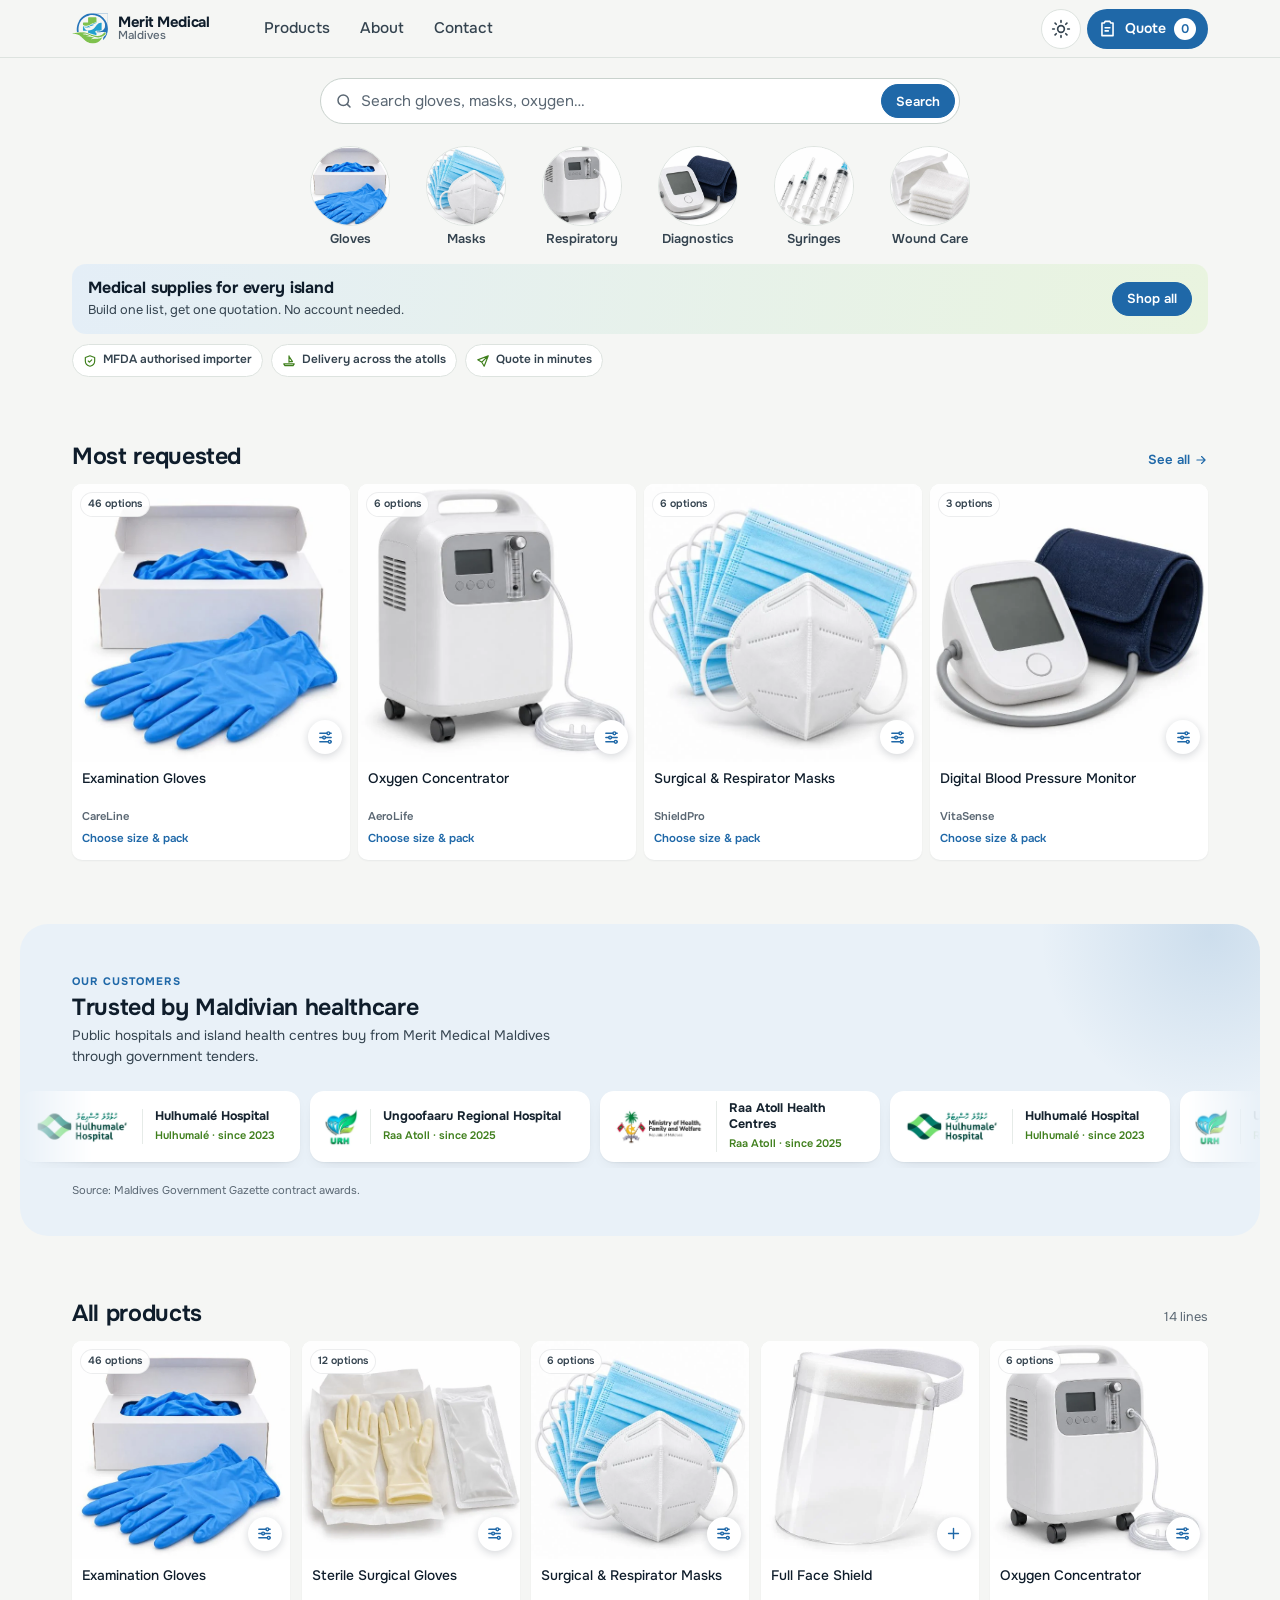
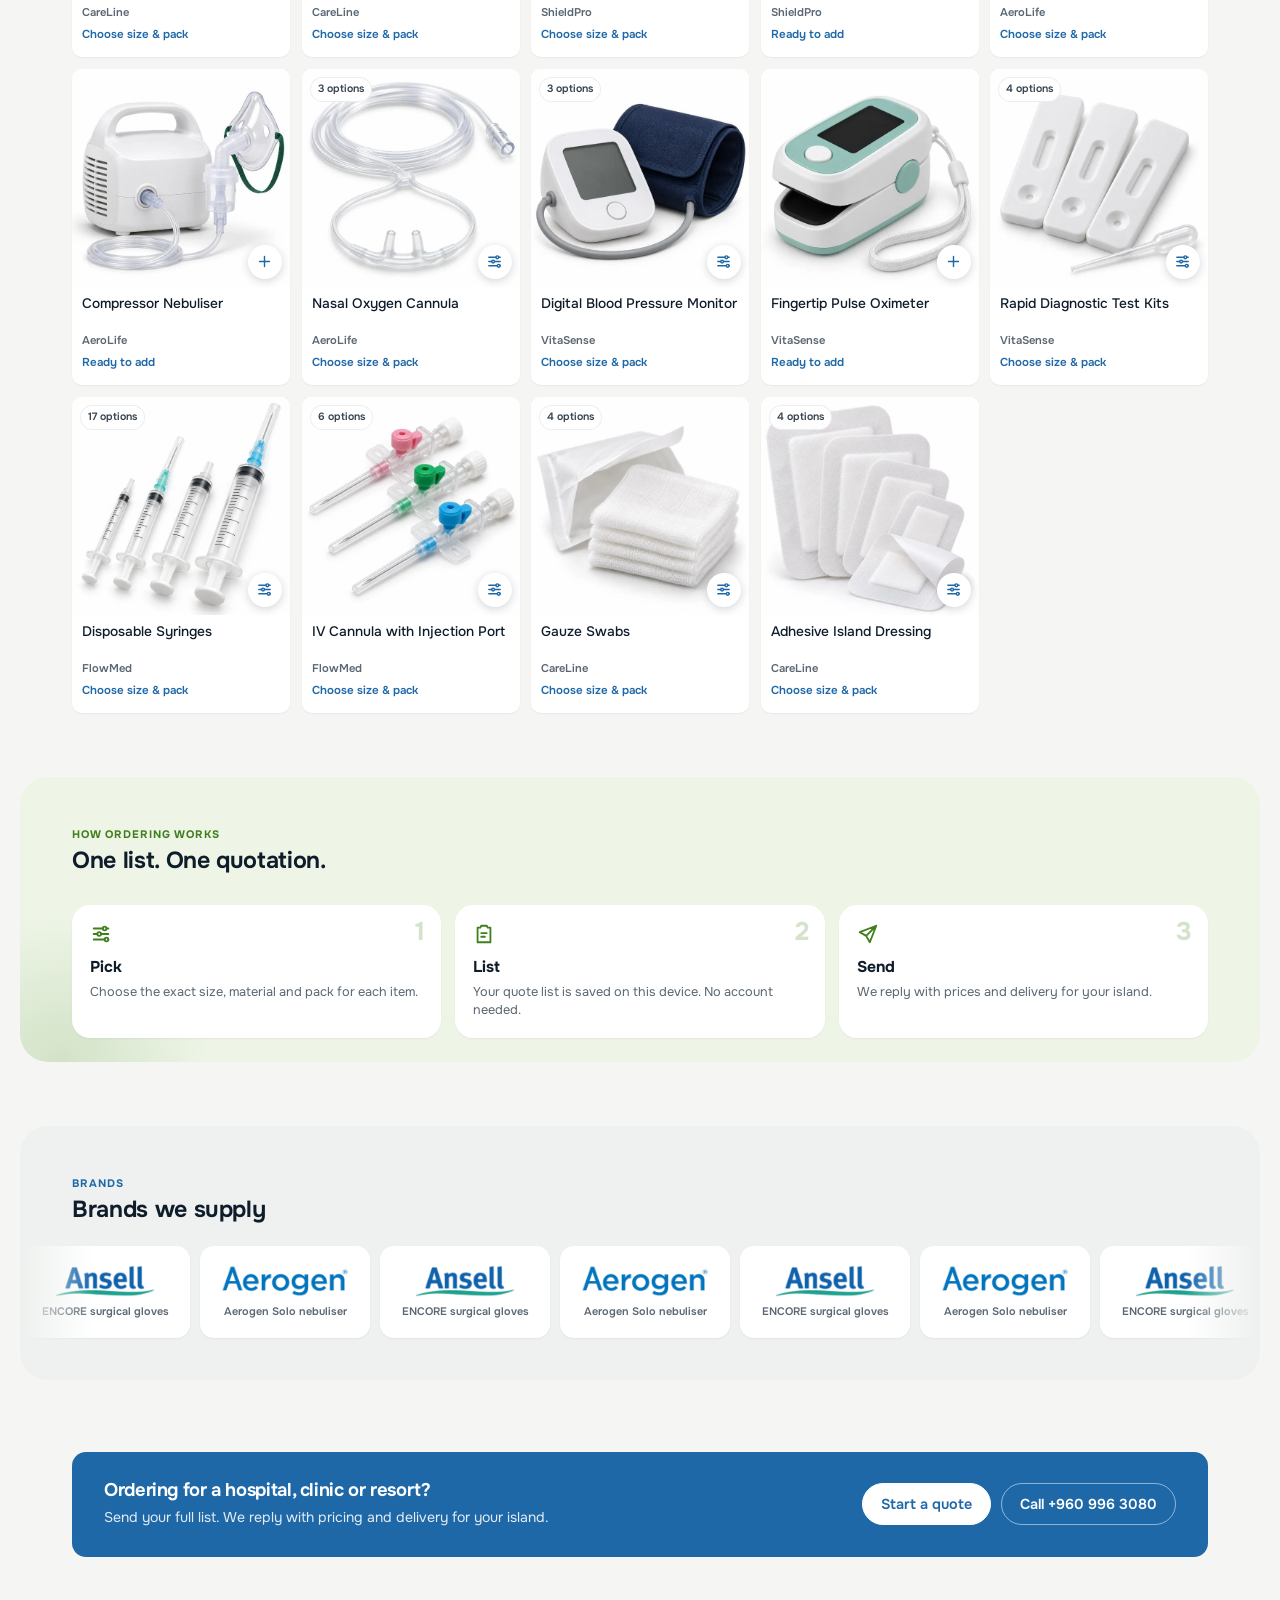
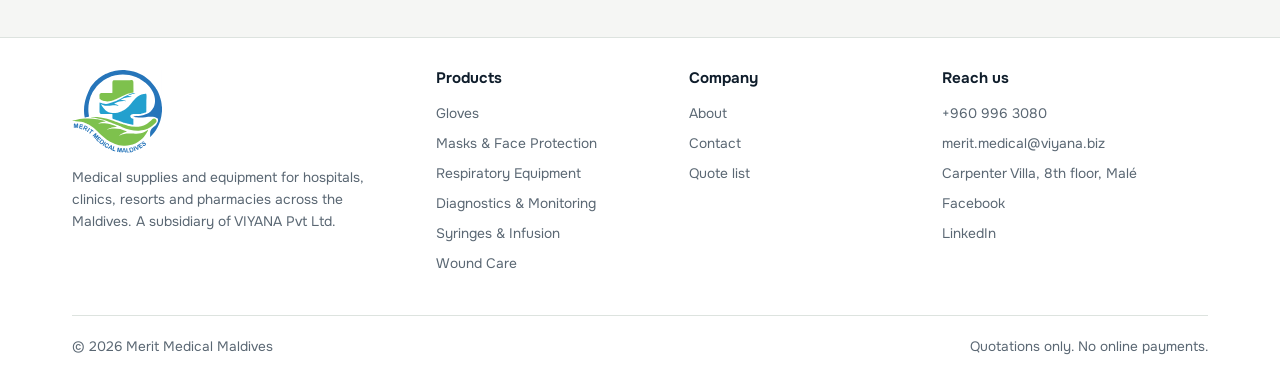
<file: index.html>
<!DOCTYPE html>
<html lang="en">
<head>
<meta charset="utf-8">
<meta name="viewport" content="width=device-width, initial-scale=1, viewport-fit=cover">
<title>Merit Medical Maldives | Medical supplies and equipment</title>
<meta name="description" content="Merit Medical Maldives supplies medical consumables, protective equipment and devices to hospitals, clinics, resorts and pharmacies across the Maldives. Browse the catalogue and request a quotation.">
<meta name="theme-color" content="#f5f6f4" media="(prefers-color-scheme: light)">
<meta name="theme-color" content="#0d151d" media="(prefers-color-scheme: dark)">
<meta property="og:title" content="Merit Medical Maldives">
<meta property="og:description" content="Medical supplies and equipment for hospitals, clinics, resorts and pharmacies across the Maldives.">
<meta property="og:type" content="website">
<link rel="icon" href="favicon.svg" type="image/svg+xml">
<script>
  // Apply the saved or system theme before first paint (no flash).
  (function () {
    var t = null;
    try { t = localStorage.getItem("mm_theme"); } catch (e) {}
    if (t !== "light" && t !== "dark") t = (window.matchMedia && matchMedia("(prefers-color-scheme: dark)").matches) ? "dark" : "light";
    document.documentElement.setAttribute("data-theme", t);
  })();
</script>
<link rel="preconnect" href="https://fonts.googleapis.com">
<link rel="preconnect" href="https://fonts.gstatic.com" crossorigin>
<link rel="stylesheet" href="https://fonts.googleapis.com/css2?family=Onest:wght@400;500;600;700&display=swap">
<link rel="stylesheet" href="styles.css?v=2611241823">
<script type="application/ld+json">
{"@context":"https://schema.org","@type":"MedicalBusiness","name":"Merit Medical Maldives","parentOrganization":{"@type":"Organization","name":"VIYANA Pvt Ltd"},"telephone":"+960 996 3080","email":"merit.medical@viyana.biz","address":{"@type":"PostalAddress","streetAddress":"Carpenter Villa, 8th floor","addressLocality":"Malé","addressCountry":"MV"},"sameAs":["https://www.facebook.com/p/Merit-Medical-Maldives-61579658083510/","https://mv.linkedin.com/in/merit-medical-maldives-221072294"]}
</script>
</head>
<body>
<a class="skip" href="#app">Skip to content</a>

<header class="hdr">
  <div class="wrap hdr-in">
    <a class="brand" href="#home" aria-label="Merit Medical Maldives, home">
      <svg class="brand-mark" viewBox="-0 -4 1004 848" aria-hidden="true"><use href="logo-mark.svg#m"/></svg>
      <span class="brand-name">Merit Medical <span>Maldives</span></span>
    </a>
    <nav class="nav" aria-label="Main">
      <a href="#catalogue" data-nav="catalogue">Products</a>
      <a href="#about" data-nav="about">About</a>
      <a href="#contact" data-nav="contact">Contact</a>
    </nav>
    <div class="hdr-actions">
      <button class="icon-btn" id="themeBtn" type="button" aria-label="Switch to dark theme" title="Switch theme">
        <svg class="i-sun" viewBox="0 0 24 24" fill="none" stroke="currentColor" stroke-width="2" stroke-linecap="round"><circle cx="12" cy="12" r="4"/><path d="M12 2v2M12 20v2M4.9 4.9l1.4 1.4M17.7 17.7l1.4 1.4M2 12h2M20 12h2M4.9 19.1l1.4-1.4M17.7 6.3l1.4-1.4"/></svg>
        <svg class="i-moon" viewBox="0 0 24 24" fill="none" stroke="currentColor" stroke-width="2" stroke-linecap="round" stroke-linejoin="round"><path d="M20 14.5A8 8 0 0 1 9.5 4a8 8 0 1 0 10.5 10.5z"/></svg>
      </button>
      <button class="cart-btn" id="cartBtn" type="button" aria-haspopup="dialog" aria-controls="cart" aria-label="Quote list, 0 items">
        <svg viewBox="0 0 24 24" fill="none" stroke="currentColor" stroke-width="2" stroke-linecap="round" stroke-linejoin="round"><path d="M9 3h6l1 2h3v16H5V5h3z"/><path d="M9 11h6M9 15h4"/></svg>
        <span class="cart-label">Quote</span>
        <span class="count" id="cartCount">0</span>
      </button>
      <button class="icon-btn menu-btn" id="menuBtn" type="button" aria-label="Open menu" aria-expanded="false" aria-controls="drawer">
        <svg viewBox="0 0 24 24" fill="none" stroke="currentColor" stroke-width="2" stroke-linecap="round"><path d="M4 7h16M4 12h16M4 17h16"/></svg>
      </button>
    </div>
  </div>
</header>

<nav class="drawer" id="drawer" aria-label="Mobile">
  <a href="#home">Home</a>
  <a href="#catalogue">Products</a>
  <a href="#quote">Quote list</a>
  <a href="#about">About</a>
  <a href="#contact">Contact</a>
  <div class="drawer-foot" id="drawerFoot"></div>
</nav>

<nav class="tabbar" aria-label="Quick navigation">
  <a href="#home" data-tab="home"><svg viewBox="0 0 24 24" fill="none" stroke="currentColor" stroke-width="2" stroke-linecap="round" stroke-linejoin="round" aria-hidden="true"><path d="M3 11l9-7 9 7v9a1 1 0 0 1-1 1h-5v-6h-6v6H4a1 1 0 0 1-1-1z"/></svg><span>Home</span></a>
  <a href="#catalogue" data-tab="catalogue"><svg viewBox="0 0 24 24" fill="none" stroke="currentColor" stroke-width="2" stroke-linecap="round" stroke-linejoin="round" aria-hidden="true"><rect x="3" y="3" width="7" height="7" rx="1.5"/><rect x="14" y="3" width="7" height="7" rx="1.5"/><rect x="3" y="14" width="7" height="7" rx="1.5"/><rect x="14" y="14" width="7" height="7" rx="1.5"/></svg><span>Shop</span></a>
  <a href="#quote" data-tab="quote"><span class="tab-ico"><svg viewBox="0 0 24 24" fill="none" stroke="currentColor" stroke-width="2" stroke-linecap="round" stroke-linejoin="round" aria-hidden="true"><path d="M9 3h6l1 2h3v16H5V5h3z"/><path d="M9 11h6M9 15h4"/></svg><b class="tab-count" id="tabCount" hidden>0</b></span><span>Quote</span></a>
  <a href="#about" data-tab="about"><svg viewBox="0 0 24 24" fill="none" stroke="currentColor" stroke-width="2" stroke-linecap="round" stroke-linejoin="round" aria-hidden="true"><circle cx="12" cy="12" r="9"/><path d="M12 11v6M12 7.5v.5"/></svg><span>About</span></a>
  <a href="#contact" data-tab="contact"><svg viewBox="0 0 24 24" fill="none" stroke="currentColor" stroke-width="2" stroke-linecap="round" stroke-linejoin="round" aria-hidden="true"><path d="M5 4h4l2 5-2.5 1.5a11 11 0 0 0 5 5L15 13l5 2v4a2 2 0 0 1-2 2A16 16 0 0 1 3 6a2 2 0 0 1 2-2"/></svg><span>Contact</span></a>
</nav>

<main id="app" tabindex="-1">
  <noscript><div class="wrap section"><h1>Please turn on JavaScript</h1><p>The catalogue needs JavaScript to configure products and build a quote. You can still call us on +960 996 3080 or email merit.medical@viyana.biz.</p></div></noscript>
</main>

<footer class="ftr">
  <div class="wrap">
    <div class="ftr-grid">
      <div class="ftr-brand">
        <svg class="ftr-logo" viewBox="0 0 1000 919" role="img" aria-label="Merit Medical Maldives logo"><use href="logo-full.svg#m"/></svg>
        <p>Medical supplies and equipment for hospitals, clinics, resorts and pharmacies across the Maldives. A subsidiary of VIYANA Pvt Ltd.</p>
      </div>
      <div><h2>Products</h2><ul id="ftrCats"></ul></div>
      <div><h2>Company</h2><ul><li><a href="#about">About</a></li><li><a href="#contact">Contact</a></li><li><a href="#quote">Quote list</a></li></ul></div>
      <div><h2>Reach us</h2><ul id="ftrContact"></ul></div>
    </div>
    <div class="ftr-bottom"><span>© <span id="yr"></span> Merit Medical Maldives</span><span>Quotations only. No online payments.</span></div>
  </div>
</footer>

<div class="scrim" id="scrim" hidden></div>
<aside class="cart" id="cart" role="dialog" aria-modal="true" aria-labelledby="cartTitle" hidden>
  <div class="cart-head">
    <h2 id="cartTitle">Quote list</h2>
    <button class="icon-btn" id="cartClose" type="button" aria-label="Close quote list">
      <svg viewBox="0 0 24 24" fill="none" stroke="currentColor" stroke-width="2" stroke-linecap="round"><path d="M6 6l12 12M18 6L6 18"/></svg>
    </button>
  </div>
  <div class="cart-body" id="cartBody"></div>
  <div class="cart-foot" id="cartFoot"></div>
</aside>

<div class="toast" id="toast" role="status" aria-live="polite"></div>

<script src="data.js?v=2611241823"></script>
<script src="app.js?v=2611241823"></script>
</body>
</html>
</file>
<file: styles.css>
/* Merit Medical Maldives
   Colour comes from the logo: ring blue, cross cyan, leaf green.
   Light is the default (procurement teams work in daylight offices);
   dark is offered through the header toggle. */

:root{
  --blue:#2675ba; --cyan:#23a0ce; --leaf:#7ec14d;
  --font:"Onest",ui-sans-serif,system-ui,-apple-system,"Segoe UI",Roboto,Arial,sans-serif;
  --mono:ui-monospace,"SFMono-Regular",Menlo,Consolas,monospace;
  --r:12px; --r-sm:10px; --max:1200px; --hdr:68px;
  --ease:cubic-bezier(.16,1,.3,1);
}
:root,[data-theme=light]{
  color-scheme:light;
  --bg:#f5f6f4; --surface:#ffffff; --surface-2:#eef1ee; --sunk:#e8ece9;
  --ink:#0f1d2b; --ink-2:#34434f; --muted:#5a6773;
  --line:#dde3df; --line-2:#c9d2cd;
  --brand:#1f68a8; --brand-hover:#185a92; --on-brand:#ffffff;
  --brand-soft:#e4eef7; --leaf-ink:#3f7f1c; --leaf-soft:#e9f4df;
  --danger:#b42335; --danger-soft:#fbe9eb;
  --shadow:0 1px 2px rgba(15,29,43,.05),0 12px 32px -12px rgba(15,29,43,.22);
  --logo-gap:var(--bg);
  --zone-blue:#e9f1f8; --zone-leaf:#eef5e7; --zone-plain:#eef1ef; --tile:#ffffff;
}
[data-theme=dark]{
  color-scheme:dark;
  --bg:#0d151d; --surface:#131e28; --surface-2:#192633; --sunk:#0a1118;
  --ink:#e8eef3; --ink-2:#c0ccd6; --muted:#93a2af;
  --line:#22313e; --line-2:#2f4252;
  --brand:#4a9de0; --brand-hover:#68b0ea; --on-brand:#06131f;
  --brand-soft:#132a3f; --leaf-ink:#9bd668; --leaf-soft:#18291a;
  --danger:#ff8a98; --danger-soft:#2d151a;
  --shadow:0 1px 2px rgba(0,0,0,.3),0 16px 40px -12px rgba(0,0,0,.6);
  --logo-gap:var(--bg);
  --zone-blue:#0f1d2a; --zone-leaf:#111e16; --zone-plain:#111a22; --tile:#ffffff;
}

*,*::before,*::after{box-sizing:border-box}
html{-webkit-text-size-adjust:100%;scroll-padding-top:calc(var(--hdr) + 16px)}
body{margin:0;background:var(--bg);color:var(--ink);font:16px/1.6 var(--font);min-height:100vh;overflow-x:clip;-webkit-font-smoothing:antialiased;transition:background-color .25s,color .25s}
img,svg{display:block;max-width:100%}
a{color:inherit}
button,input,select,textarea{font:inherit;color:inherit}
button{cursor:pointer}
::selection{background:color-mix(in srgb,var(--brand) 26%,transparent);color:var(--ink)}
:focus-visible{outline:2px solid var(--brand);outline-offset:2px;border-radius:6px}
input,textarea{caret-color:var(--brand)}
html{scrollbar-color:var(--line-2) var(--bg)}
.sr-only{position:absolute;width:1px;height:1px;overflow:hidden;clip:rect(0 0 0 0);white-space:nowrap}
.skip{position:absolute;left:-999px;top:8px;z-index:100;background:var(--brand);color:var(--on-brand);padding:10px 14px;border-radius:8px;font-weight:600}
.skip:focus{left:8px}
.wrap{width:100%;max-width:var(--max);margin:0 auto;padding:0 20px}
@media(min-width:900px){.wrap{padding:0 32px}}

/* type */
h1,h2,h3{line-height:1.12;margin:0 0 .45em;letter-spacing:-.02em;text-wrap:balance;font-weight:650}
h1{font-size:clamp(2rem,5.2vw,3.5rem);font-weight:700}
h2{font-size:clamp(1.5rem,3vw,2.1rem)}
h3{font-size:1.06rem;letter-spacing:-.01em;font-weight:600}
p{margin:0 0 1em}
.lead{font-size:clamp(1.05rem,1.6vw,1.2rem);color:var(--ink-2);max-width:58ch}
.muted{color:var(--muted)}
.sku{font:500 .82rem/1.3 var(--mono);color:var(--muted);letter-spacing:.01em}
.num{font-variant-numeric:tabular-nums}

/* header */
.hdr{position:sticky;top:0;z-index:50;height:var(--hdr);background:var(--bg);border-bottom:1px solid var(--line);transition:background-color .25s}
.hdr-in{display:flex;align-items:center;gap:12px;height:100%}
.brand{display:flex;align-items:center;gap:10px;text-decoration:none;min-width:0}
.brand-mark{width:44px;height:auto;flex:none}
.brand-name{font-weight:700;font-size:1.02rem;letter-spacing:-.01em;line-height:1.1;white-space:nowrap}
.brand-name span{display:block;font-weight:500;font-size:.8rem;color:var(--muted);letter-spacing:0}
.nav{display:none;gap:2px;margin-left:28px}
.nav a{text-decoration:none;color:var(--ink-2);padding:8px 14px;border-radius:8px;font-weight:500;font-size:.96rem;transition:background-color .15s,color .15s}
.nav a:hover{background:var(--surface-2);color:var(--ink)}
.nav a.on{color:var(--brand);background:var(--brand-soft)}
.hdr-actions{display:flex;align-items:center;gap:6px;margin-left:auto}
.icon-btn{display:inline-grid;place-items:center;width:44px;height:44px;border-radius:10px;border:1px solid var(--line);background:var(--surface);color:var(--ink-2);transition:background-color .15s,border-color .15s,color .15s}
.icon-btn:hover{border-color:var(--line-2);color:var(--ink)}
.icon-btn svg{width:20px;height:20px}
[data-theme=light] .i-moon,[data-theme=dark] .i-sun{display:none}
.cart-btn{display:inline-flex;align-items:center;gap:8px;height:44px;padding:0 14px 0 12px;border-radius:10px;border:0;background:var(--brand);color:var(--on-brand);font-weight:600;transition:background-color .15s}
.cart-btn:hover{background:var(--brand-hover)}
.cart-btn svg{width:19px;height:19px}
.cart-btn .count{min-width:22px;height:22px;padding:0 6px;border-radius:11px;background:var(--on-brand);color:var(--brand);font-size:.78rem;line-height:22px;text-align:center;font-variant-numeric:tabular-nums}
.cart-btn.bump{animation:bump .45s var(--ease)}
@keyframes bump{30%{transform:scale(1.08)}}
.menu-btn{display:inline-grid}
@media(max-width:420px){.cart-label{display:none}.brand-name{font-size:.94rem}}
@media(min-width:900px){.nav{display:flex}.menu-btn{display:none}}

/* mobile drawer */
.drawer{position:fixed;inset:var(--hdr) 0 0 0;z-index:49;background:var(--bg);padding:12px 20px 32px;display:flex;flex-direction:column;opacity:0;visibility:hidden;transform:translateY(-6px);transition:opacity .2s,transform .25s var(--ease),visibility 0s .25s}
.drawer.open{opacity:1;visibility:visible;transform:none;transition:opacity .2s,transform .25s var(--ease)}
.drawer a{text-decoration:none;font-size:1.35rem;font-weight:600;padding:16px 2px;border-bottom:1px solid var(--line)}
.drawer-foot{margin-top:auto;color:var(--muted);font-size:.95rem;line-height:1.8}
.drawer-foot a{color:var(--brand);font-weight:600;text-decoration:none}

/* buttons */
.btn{display:inline-flex;align-items:center;justify-content:center;gap:8px;min-height:48px;padding:0 22px;border-radius:10px;border:1px solid var(--line-2);background:var(--surface);color:var(--ink);font-weight:600;text-decoration:none;transition:background-color .15s,border-color .15s,transform .1s;white-space:nowrap}
.btn:hover{border-color:var(--ink-2)}
.btn:active{transform:translateY(1px)}
.btn.primary{background:var(--brand);border-color:var(--brand);color:var(--on-brand)}
.btn.primary:hover{background:var(--brand-hover);border-color:var(--brand-hover)}
.btn[disabled]{opacity:.45;cursor:not-allowed;transform:none}
.btn.sm{min-height:40px;padding:0 14px;font-size:.92rem}
.btn.block{width:100%}
.btn svg{width:18px;height:18px}
.link{color:var(--brand);font-weight:600;text-decoration:underline;text-underline-offset:3px;text-decoration-thickness:1px}
.link:hover{text-decoration-thickness:2px}
.textbtn{background:none;border:0;padding:8px;border-radius:8px;color:var(--muted);font-size:.9rem;display:inline-flex;gap:6px;align-items:center}
.textbtn:hover{color:var(--danger);background:var(--danger-soft)}
.textbtn svg{width:16px;height:16px}

main{outline:none;min-height:60vh}
.section{padding:56px 0}
@media(min-width:900px){.section{padding:88px 0}}
.sec-head{display:flex;flex-wrap:wrap;align-items:baseline;justify-content:space-between;gap:8px 24px;margin-bottom:28px}
.sec-head h2{margin:0}
.sec-head p{margin:0;max-width:52ch;color:var(--muted)}

/* hero */
.hero{padding:40px 0 56px;border-bottom:1px solid var(--line)}
@media(min-width:960px){.hero{padding:72px 0 88px}}
.hero-grid{display:grid;gap:40px;align-items:start}
@media(min-width:960px){.hero-grid{grid-template-columns:minmax(0,1.15fr) minmax(0,.85fr);gap:64px}}
.hero h1{max-width:15ch}
.search{display:flex;align-items:center;gap:8px;background:var(--surface);border:1px solid var(--line-2);border-radius:12px;padding:6px 6px 6px 14px;max-width:560px;margin-top:28px;transition:border-color .15s,box-shadow .15s}
.search:focus-within{border-color:var(--brand);box-shadow:0 0 0 4px color-mix(in srgb,var(--brand) 16%,transparent)}
.search svg{width:20px;height:20px;color:var(--muted);flex:none}
.search input{flex:1;min-width:0;border:0;background:transparent;outline:none;font-size:1rem;padding:8px 0}
.search input::placeholder{color:var(--muted)}
.trust{display:flex;flex-wrap:wrap;gap:8px 20px;margin-top:22px;color:var(--ink-2);font-size:.93rem}
.trust span{display:inline-flex;align-items:center;gap:8px}
.trust svg{width:18px;height:18px;color:var(--leaf-ink);flex:none}

/* category directory (hero right) */
.dir{background:var(--surface);border:1px solid var(--line);border-radius:var(--r);overflow:hidden}
.dir h2{font-size:.95rem;font-weight:600;color:var(--muted);margin:0;padding:16px 20px;border-bottom:1px solid var(--line);letter-spacing:0}
.dir a{display:flex;align-items:center;gap:14px;padding:14px 20px;text-decoration:none;border-bottom:1px solid var(--line);transition:background-color .15s}
.dir a:last-child{border-bottom:0}
.dir a:hover{background:var(--surface-2)}
.dir .ico{width:40px;height:40px;border-radius:10px;display:grid;place-items:center;background:var(--brand-soft);color:var(--brand);flex:none}
.dir .ico svg{width:22px;height:22px}
.dir b{display:block;font-weight:600}
.dir small{color:var(--muted);font-size:.85rem}
.dir .arr{margin-left:auto;color:var(--muted);width:18px;height:18px;flex:none;transition:transform .2s var(--ease)}
.dir a:hover .arr{transform:translateX(3px);color:var(--brand)}

/* how it works: one strip, not cards */
.how{display:grid;gap:0;border-top:1px solid var(--line);border-bottom:1px solid var(--line)}
@media(min-width:800px){.how{grid-template-columns:repeat(3,minmax(0,1fr))}}
.how div{padding:24px 0;display:flex;gap:16px}
@media(min-width:800px){.how div{padding:28px 28px 28px 0}.how div+div{padding-left:28px;border-left:1px solid var(--line)}}
@media(max-width:799px){.how div+div{border-top:1px solid var(--line)}}
.how svg{width:28px;height:28px;color:var(--brand);flex:none;margin-top:2px}
.how h3{margin-bottom:4px}
.how p{margin:0;color:var(--muted);font-size:.95rem}

/* products */
.grid-products{display:grid;gap:16px;grid-template-columns:repeat(auto-fill,minmax(min(100%,250px),1fr))}
.pcard{display:flex;flex-direction:column;background:var(--surface);border:1px solid var(--line);border-radius:var(--r);overflow:hidden;text-decoration:none;transition:border-color .2s,transform .25s var(--ease)}
.pcard:hover{border-color:var(--line-2);transform:translateY(-2px)}
.pimg{aspect-ratio:4/3;display:grid;place-items:center;background:var(--surface-2);position:relative;overflow:hidden}
.pimg img{width:100%;height:100%;object-fit:cover}
.pimg svg{width:38%;height:auto;color:var(--brand)}
.pimg .tag{position:absolute;left:12px;top:12px;font-size:.75rem;font-weight:600;padding:4px 9px;border-radius:999px;background:var(--surface);color:var(--ink-2);border:1px solid var(--line)}
.pbody{padding:16px 18px 18px;display:flex;flex-direction:column;gap:4px;flex:1}
.pbody .brandline{font-size:.8rem;font-weight:600;color:var(--leaf-ink)}
.pbody h3{margin:0}
.pbody p{margin:0;font-size:.92rem;color:var(--muted);display:-webkit-box;-webkit-line-clamp:2;-webkit-box-orient:vertical;overflow:hidden}
.pbody .go{margin-top:auto;padding-top:12px;font-weight:600;font-size:.9rem;color:var(--brand);display:inline-flex;align-items:center;gap:6px}
.pbody .go svg{width:16px;height:16px;transition:transform .2s var(--ease)}
.pcard:hover .go svg{transform:translateX(3px)}

/* brands */
.brands{display:grid;grid-template-columns:repeat(auto-fit,minmax(min(100%,170px),1fr));border-top:1px solid var(--line);border-left:1px solid var(--line)}
.brand-cell{display:grid;place-items:center;min-height:104px;padding:20px;border-right:1px solid var(--line);border-bottom:1px solid var(--line);background:var(--surface)}
.brand-cell img{max-height:44px;width:auto;object-fit:contain}
.wordmark{display:flex;align-items:center;gap:10px;color:var(--ink-2);font-weight:700;font-size:1.15rem;letter-spacing:-.02em}
.wordmark i{width:26px;height:26px;border-radius:7px;display:grid;place-items:center;background:var(--ink-2);color:var(--surface);font-style:normal;font-size:.8rem;font-weight:700;letter-spacing:0}

/* cta band */
.band{background:var(--brand);color:var(--on-brand);border-radius:16px;padding:36px 28px;display:flex;flex-direction:column;gap:20px}
@media(min-width:800px){.band{flex-direction:row;align-items:center;justify-content:space-between;padding:44px 48px}}
.band h2{margin:0 0 6px;color:inherit}
.band p{margin:0;opacity:.88;max-width:52ch}
.band .btn{background:var(--on-brand);color:var(--brand);border-color:var(--on-brand)}
.band .btn:hover{opacity:.92}
.band .btn.ghost{background:transparent;color:var(--on-brand);border-color:color-mix(in srgb,var(--on-brand) 50%,transparent)}

/* breadcrumbs */
.crumbs{display:flex;flex-wrap:wrap;gap:6px;align-items:center;font-size:.88rem;color:var(--muted);margin:24px 0 16px}
.crumbs a{text-decoration:none}
.crumbs a:hover{color:var(--ink);text-decoration:underline}
.crumbs .sep{opacity:.5}
.page-head{margin-bottom:24px}
.page-head h1{font-size:clamp(1.8rem,4vw,2.6rem);margin-bottom:6px}
.page-head p{margin:0;color:var(--muted);max-width:60ch}

/* catalogue */
.cat-layout{display:grid;gap:20px;padding-bottom:72px}
@media(min-width:900px){.cat-layout{grid-template-columns:240px minmax(0,1fr);gap:32px}}
.filters h2{font-size:.85rem;font-weight:600;color:var(--muted);margin:0 0 10px;letter-spacing:0}
@media(min-width:900px){.filters{position:sticky;top:calc(var(--hdr) + 20px);align-self:start}}
.chips{display:flex;gap:8px;overflow-x:auto;scrollbar-width:none;padding-bottom:4px;margin:0 -20px;padding-left:20px;padding-right:20px}
.chips::-webkit-scrollbar{display:none}
@media(min-width:900px){.chips{flex-direction:column;overflow:visible;margin:0;padding:0;gap:2px}}
.chip{flex:none;display:flex;justify-content:space-between;align-items:center;gap:12px;min-height:40px;padding:0 14px;border-radius:999px;border:1px solid var(--line);background:var(--surface);color:var(--ink-2);font-size:.92rem;text-align:left;transition:background-color .15s,border-color .15s,color .15s}
@media(min-width:900px){.chip{border-radius:8px;border-color:transparent;background:transparent}}
.chip:hover{color:var(--ink);background:var(--surface-2)}
.chip.on{background:var(--brand-soft);color:var(--brand);border-color:transparent;font-weight:600}
.chip .n{font-size:.8rem;color:var(--muted);font-variant-numeric:tabular-nums}
.chip.on .n{color:inherit}
.cat-search{margin:0 0 14px;max-width:none}
.result-meta{display:flex;justify-content:space-between;flex-wrap:wrap;gap:8px;font-size:.92rem;color:var(--muted);margin-bottom:14px}
.empty{background:var(--surface);border:1px solid var(--line);border-radius:var(--r);padding:48px 24px;text-align:center;color:var(--muted)}
.empty svg{width:44px;height:44px;margin:0 auto 12px;color:var(--line-2)}
.empty h3{color:var(--ink)}

/* product page */
.prod{display:grid;gap:28px;padding-bottom:72px}
@media(min-width:960px){.prod{grid-template-columns:minmax(0,1fr) minmax(0,1fr);grid-template-areas:"g i" "s i";gap:28px 48px;align-items:start}.p-gal{grid-area:g}.p-info{grid-area:i}.p-specs{grid-area:s}}
.gallery{border:1px solid var(--line);border-radius:var(--r);overflow:hidden}
.gallery .pimg{aspect-ratio:1/1}
.gallery .pimg svg{width:34%}
@media(max-width:959px){.gallery .pimg{aspect-ratio:16/10}}
.p-info .brandline{font-size:.88rem;font-weight:600;color:var(--leaf-ink)}
.p-info h1{font-size:clamp(1.8rem,4vw,2.6rem);margin:4px 0 10px}
.specs{width:100%;border-collapse:collapse;font-size:.94rem}
.specs th,.specs td{padding:12px 0;border-bottom:1px solid var(--line);text-align:left;vertical-align:top}
.specs th{color:var(--muted);font-weight:500;width:42%;padding-right:16px}
.specs-box{background:var(--surface);border:1px solid var(--line);border-radius:var(--r);padding:6px 20px 10px}
.specs-box h2{font-size:1rem;margin:14px 0 4px}
.specs tr:last-child th,.specs tr:last-child td{border-bottom:0}

/* configurator */
.cfg{background:var(--surface);border:1px solid var(--line);border-radius:var(--r);padding:20px;margin-top:20px}
@media(min-width:600px){.cfg{padding:24px}}
.cfg-head{display:flex;justify-content:space-between;align-items:baseline;gap:12px}
.cfg-head h2{font-size:1.15rem;margin:0}
.cfg-head span{font-size:.88rem;color:var(--muted);font-variant-numeric:tabular-nums}
.progress{height:4px;border-radius:2px;background:var(--sunk);overflow:hidden;margin:14px 0 6px}
.progress i{display:block;height:100%;background:var(--brand);transition:width .4s var(--ease)}
.cstep{padding:16px 0;border-bottom:1px solid var(--line)}
.cstep-label{display:flex;align-items:center;gap:10px;font-weight:600;font-size:.95rem;margin-bottom:10px}
.cstep-label .dot{width:22px;height:22px;border-radius:50%;display:grid;place-items:center;border:1.5px solid var(--line-2);flex:none}
.cstep-label .dot svg{width:13px;height:13px;color:var(--on-brand);display:none}
.cstep.done .dot{background:var(--brand);border-color:var(--brand)}
.cstep.done .dot svg{display:block}
.cstep.locked{opacity:.5}
.cstep-label .val{margin-left:auto;font-weight:500;color:var(--brand);font-size:.9rem;text-align:right}
.opts{display:flex;flex-wrap:wrap;gap:8px}
.opt{min-height:44px;padding:0 16px;border-radius:10px;border:1px solid var(--line-2);background:var(--surface);font-size:.94rem;font-weight:500;color:var(--ink);transition:background-color .15s,border-color .15s,color .15s}
.opt:hover:not(:disabled){border-color:var(--brand);color:var(--brand)}
.opt.on,.opt.on:hover{background:var(--brand);border-color:var(--brand);color:var(--on-brand)}
.opt:disabled{cursor:not-allowed;color:var(--muted);background:var(--surface-2);border-style:dashed;opacity:.7}
.resolved{display:flex;align-items:center;justify-content:space-between;gap:10px;flex-wrap:wrap;padding:14px 16px;border-radius:10px;margin:16px 0;background:var(--leaf-soft);color:var(--ink);font-size:.94rem}
.resolved .sku{color:var(--leaf-ink);font-weight:600;font-size:.92rem}
.resolved.pending{background:var(--surface-2);color:var(--muted)}
.add-row{display:grid;grid-template-columns:auto minmax(0,1fr);gap:10px}
.qty{display:inline-flex;align-items:center;border:1px solid var(--line-2);border-radius:10px;overflow:hidden;height:48px;background:var(--surface)}
.qty button{width:44px;height:100%;border:0;background:transparent;font-size:1.2rem;color:var(--ink-2)}
.qty button:hover{background:var(--surface-2);color:var(--ink)}
.qty input{width:58px;height:100%;border:0;border-left:1px solid var(--line);border-right:1px solid var(--line);background:transparent;text-align:center;font-weight:600;font-variant-numeric:tabular-nums;-moz-appearance:textfield;outline:none}
.qty input::-webkit-outer-spin-button,.qty input::-webkit-inner-spin-button{-webkit-appearance:none;margin:0}
.qty.sm{height:38px}
.qty.sm button{width:34px}
.qty.sm input{width:46px;font-size:.92rem}
.note-in{margin-top:10px}
.cfg .fine{font-size:.86rem;color:var(--muted);margin:14px 0 0}

/* forms */
.field{display:flex;flex-direction:column;gap:6px}
.field label{font-size:.9rem;font-weight:600;color:var(--ink-2)}
.field label .req{color:var(--danger)}
.in{width:100%;min-height:48px;padding:11px 14px;border-radius:10px;border:1px solid var(--line-2);background:var(--surface);outline:none;font-size:1rem;transition:border-color .15s,box-shadow .15s}
.in::placeholder{color:var(--muted)}
.in:focus{border-color:var(--brand);box-shadow:0 0 0 4px color-mix(in srgb,var(--brand) 16%,transparent)}
textarea.in{min-height:120px;resize:vertical}
select.in{appearance:none;-webkit-appearance:none;padding-right:40px;background-image:url("data:image/svg+xml,%3Csvg xmlns='http://www.w3.org/2000/svg' width='12' height='8' fill='none' stroke='%235a6773' stroke-width='2'%3E%3Cpath d='M1 1l5 5 5-5'/%3E%3C/svg%3E");background-repeat:no-repeat;background-position:right 14px center}
.in.bad{border-color:var(--danger);box-shadow:0 0 0 4px color-mix(in srgb,var(--danger) 14%,transparent)}
.err-msg{font-size:.84rem;color:var(--danger)}
.err-msg:empty{display:none}
.form-grid{display:grid;gap:16px}
@media(min-width:640px){.form-grid{grid-template-columns:1fr 1fr}.form-grid .full{grid-column:1/-1}}
.hp{position:absolute!important;left:-10000px!important;width:1px;height:1px;overflow:hidden}
.notice{padding:12px 14px;border-radius:10px;font-size:.92rem;background:var(--danger-soft);color:var(--danger);margin-top:14px}

/* quote page */
.q-layout{display:grid;gap:24px;padding-bottom:72px}
@media(min-width:960px){.q-layout{grid-template-columns:minmax(0,1fr) 360px;gap:32px;align-items:start}}
.q-list{background:var(--surface);border:1px solid var(--line);border-radius:var(--r)}
.q-item{display:grid;grid-template-columns:64px minmax(0,1fr);gap:16px;padding:18px;border-bottom:1px solid var(--line)}
.q-item:last-child{border-bottom:0}
.q-thumb{width:64px;height:64px;border-radius:10px;overflow:hidden;background:var(--surface-2);display:grid;place-items:center;color:var(--brand)}
.q-thumb img{width:100%;height:100%;object-fit:cover}
.q-thumb svg{width:30px}
.q-main h3{margin:0 0 2px;font-size:1rem}
.q-main h3 a{text-decoration:none}
.q-main h3 a:hover{text-decoration:underline}
.q-attrs{font-size:.88rem;color:var(--muted);margin-top:2px}
.q-ctrls{display:flex;flex-wrap:wrap;align-items:center;gap:10px;margin-top:12px}
.q-ctrls .in{min-height:38px;padding:7px 12px;font-size:.92rem;flex:1 1 200px}
@media(max-width:639px){.q-ctrls .in{order:3;flex-basis:100%}.q-ctrls .textbtn{margin-left:auto}}
.summary{background:var(--surface);border:1px solid var(--line);border-radius:var(--r);padding:22px}
@media(min-width:960px){.summary{position:sticky;top:calc(var(--hdr) + 20px)}}
.summary h2{font-size:1.1rem}
.summary .row{display:flex;justify-content:space-between;gap:12px;padding:10px 0;border-bottom:1px solid var(--line);font-size:.94rem;color:var(--muted)}
.summary .row b{color:var(--ink);font-weight:600;text-align:right}
.summary .row:last-of-type{border-bottom:0}

/* cart drawer */
.scrim{position:fixed;inset:0;z-index:70;background:rgba(8,14,20,.45);opacity:0;transition:opacity .25s}
.scrim.show{opacity:1}
.cart{position:fixed;top:0;right:0;bottom:0;z-index:71;width:min(420px,100vw);background:var(--surface);box-shadow:var(--shadow);display:flex;flex-direction:column;transform:translateX(100%);transition:transform .35s var(--ease)}
.cart.open{transform:none}
.cart[hidden],.scrim[hidden]{display:none}
.cart-head{display:flex;align-items:center;justify-content:space-between;padding:16px 20px;border-bottom:1px solid var(--line)}
.cart-head h2{font-size:1.15rem;margin:0}
.cart-body{flex:1;overflow-y:auto;overscroll-behavior:contain}
.cart-body .q-item{grid-template-columns:52px minmax(0,1fr);padding:16px 20px}
.cart-body .q-thumb{width:52px;height:52px}
.cart-body .q-ctrls{margin-top:8px}
.cart-foot{padding:16px 20px calc(16px + env(safe-area-inset-bottom));border-top:1px solid var(--line);display:grid;gap:10px}
.cart-foot .tot{display:flex;justify-content:space-between;font-size:.94rem;color:var(--muted)}
.cart-foot .tot b{color:var(--ink)}
.cart-empty{padding:48px 24px;text-align:center;color:var(--muted)}
.cart-empty svg{width:44px;height:44px;margin:0 auto 12px;color:var(--line-2)}

/* confirmation */
.confirm{max-width:640px;margin:40px auto 80px;background:var(--surface);border:1px solid var(--line);border-radius:16px;padding:36px 24px;text-align:center}
@media(min-width:640px){.confirm{padding:44px 40px}}
.check{width:64px;height:64px;margin:0 auto 18px;border-radius:50%;display:grid;place-items:center;background:var(--leaf-soft);color:var(--leaf-ink)}
.check svg{width:32px;height:32px}
.ref{display:inline-block;font:600 1.25rem var(--mono);letter-spacing:.04em;padding:10px 16px;border-radius:10px;background:var(--brand-soft);color:var(--brand);margin:6px 0 20px}
.confirm table{width:100%;text-align:left;font-size:.92rem;border-collapse:collapse;margin:8px 0 20px}
.confirm td{padding:10px 4px;border-bottom:1px solid var(--line);vertical-align:top}
.confirm td:last-child{text-align:right;white-space:nowrap}
.confirm .actions{display:flex;gap:10px;flex-wrap:wrap;justify-content:center}

/* about / contact */
.two{display:grid;gap:32px}
@media(min-width:900px){.two{grid-template-columns:minmax(0,1fr) minmax(0,1fr);gap:56px}}
.prose p{color:var(--ink-2);max-width:62ch}
.facts{display:grid;gap:0;border-top:1px solid var(--line)}
.facts div{padding:18px 0;border-bottom:1px solid var(--line);display:flex;gap:16px}
.facts svg{width:24px;height:24px;color:var(--brand);flex:none;margin-top:2px}
.facts h3{margin:0 0 2px}
.facts p{margin:0;color:var(--muted);font-size:.95rem}
.about-logo{max-width:340px;margin:8px 0 24px}
.contact-list{display:grid;gap:0;border-top:1px solid var(--line)}
.contact-item{display:flex;gap:16px;align-items:center;padding:18px 4px;border-bottom:1px solid var(--line);text-decoration:none;transition:background-color .15s}
a.contact-item:hover{background:var(--surface-2)}
.contact-item .ico{width:44px;height:44px;border-radius:10px;display:grid;place-items:center;background:var(--brand-soft);color:var(--brand);flex:none}
.contact-item .ico svg{width:20px;height:20px}
.contact-item small{display:block;color:var(--muted);font-size:.85rem}
.contact-item b{font-weight:600;overflow-wrap:anywhere}
.map{border:1px solid var(--line);border-radius:var(--r);overflow:hidden;min-height:340px;background:var(--surface-2)}
.map iframe{display:block;width:100%;height:100%;min-height:340px;border:0}
[data-theme=dark] .map iframe{filter:invert(.9) hue-rotate(180deg) saturate(.7)}

/* footer */
.ftr{border-top:1px solid var(--line);padding:48px 0 calc(28px + env(safe-area-inset-bottom));margin-top:24px;color:var(--muted);font-size:.94rem;background:var(--surface)}
.ftr-grid{display:grid;gap:32px}
@media(min-width:800px){.ftr-grid{grid-template-columns:1.5fr 1fr 1fr 1.2fr}}
.ftr-logo{width:120px;height:auto;margin-bottom:14px;--logo-gap:var(--surface)}
.ftr-brand p{max-width:34ch}
.ftr h2{color:var(--ink);font-size:.95rem;margin:0 0 12px;letter-spacing:0}
.ftr ul{list-style:none;margin:0;padding:0}
.ftr li{padding:4px 0}
.ftr a{text-decoration:none}
.ftr a:hover{color:var(--ink);text-decoration:underline}
.ftr-bottom{display:flex;flex-wrap:wrap;justify-content:space-between;gap:10px;border-top:1px solid var(--line);margin-top:36px;padding-top:20px;font-size:.85rem}

/* toast */
.toast{position:fixed;left:50%;bottom:calc(20px + env(safe-area-inset-bottom));z-index:80;transform:translate(-50%,16px);opacity:0;pointer-events:none;padding:12px 16px;border-radius:10px;background:var(--ink);color:var(--bg);font-size:.92rem;box-shadow:var(--shadow);transition:opacity .25s,transform .3s var(--ease);max-width:calc(100vw - 32px)}
.toast.show{opacity:1;transform:translate(-50%,0)}

.spinner{width:18px;height:18px;border:2px solid color-mix(in srgb,var(--on-brand) 35%,transparent);border-top-color:var(--on-brand);border-radius:50%;animation:spin .7s linear infinite}
@keyframes spin{to{transform:rotate(360deg)}}
.page{animation:pageIn .4s var(--ease) both}
@keyframes pageIn{from{opacity:.001;transform:translateY(6px)}}

@media (prefers-reduced-motion:reduce){*,*::before,*::after{animation:none!important;transition:none!important}}
@media print{.hdr,.ftr,.cart,.scrim,.toast,.drawer,.confirm .actions{display:none!important}body{background:#fff;color:#000}}
.cat-layout>*,.prod>*,.q-layout>*,.two>*,.hero-grid>*{min-width:0}
@media(max-width:599px){
  .grid-products{grid-template-columns:repeat(2,minmax(0,1fr));gap:10px}
  .pimg svg{width:44%}
  .pimg .tag{left:8px;top:8px;font-size:.7rem;padding:3px 7px}
  .pbody{padding:12px 12px 14px}
  .pbody h3{font-size:.95rem}
  .pbody p{display:none}
  .pbody .go{font-size:.84rem;padding-top:8px}
}

/* ================================================================
   Compact shop layer (Shein/Temu-style density). Overrides above.
   ================================================================ */
:root{--hdr:58px;--tab:60px}
body{font-size:15px}
h1{font-size:clamp(1.5rem,3.6vw,2.4rem)}
h2{font-size:clamp(1.15rem,2.2vw,1.5rem)}
.menu-btn{display:none!important}
.hdr{height:var(--hdr)}
.brand-mark{width:36px}
.brand-name{font-size:.92rem}
.brand-name span{font-size:.72rem}
.icon-btn{width:40px;height:40px;border-radius:999px}
.cart-btn{height:40px;border-radius:999px;padding:0 12px 0 11px;font-size:.88rem}
@media(max-width:899px){.cart-btn{display:none}}
.btn{min-height:42px;padding:0 18px;border-radius:999px;font-size:.9rem}
.btn.sm{min-height:34px;padding:0 14px;font-size:.82rem}

/* bottom tab bar */
.tabbar{display:none}
@media(max-width:899px){
  .tabbar{position:fixed;left:0;right:0;bottom:0;z-index:65;display:grid;grid-template-columns:repeat(5,1fr);height:calc(var(--tab) + env(safe-area-inset-bottom));padding-bottom:env(safe-area-inset-bottom);background:color-mix(in srgb,var(--surface) 94%,transparent);backdrop-filter:blur(14px);-webkit-backdrop-filter:blur(14px);border-top:1px solid var(--line)}
  .tabbar a{display:flex;flex-direction:column;align-items:center;justify-content:center;gap:3px;text-decoration:none;color:var(--muted);font-size:.68rem;font-weight:600}
  .tabbar svg{width:22px;height:22px}
  .tabbar a.on{color:var(--brand)}
  .tab-ico{position:relative;display:block}
  .tab-count{position:absolute;top:-5px;right:-9px;min-width:17px;height:17px;padding:0 4px;border-radius:9px;background:#e5484d;color:#fff;font-size:.62rem;line-height:17px;text-align:center;font-weight:700}
  .tab-count[hidden]{display:none}
  body{padding-bottom:calc(var(--tab) + env(safe-area-inset-bottom))}
  .toast{bottom:calc(var(--tab) + 14px + env(safe-area-inset-bottom))}
  .ftr{padding-bottom:24px}
}

/* home */
.home-search{position:sticky;top:var(--hdr);z-index:30;background:var(--bg);padding-top:10px;padding-bottom:8px}
.search{margin-top:0;max-width:none;border-radius:999px;padding:4px 4px 4px 14px;border-width:1.5px}
.search input{padding:6px 0;font-size:.95rem}
.search svg{width:18px;height:18px}
.search .btn.sm{min-height:34px}
@media(min-width:900px){.home-search{position:static;padding-top:20px}.home-search .search{max-width:640px;margin:0 auto}}
.circles{display:flex;gap:14px;overflow-x:auto;scrollbar-width:none;padding-top:6px;padding-bottom:6px}
.circles::-webkit-scrollbar{display:none}
@media(min-width:900px){.circles{justify-content:center;gap:28px;padding-top:14px}}
.circle{flex:none;width:68px;display:flex;flex-direction:column;align-items:center;gap:6px;text-decoration:none;font-size:.72rem;font-weight:600;color:var(--ink-2);text-align:center;line-height:1.2}
@media(min-width:900px){.circle{width:88px;font-size:.8rem}}
.circle-img{width:64px;height:64px;border-radius:50%;overflow:hidden;background:#fefefe;border:1px solid var(--line);display:grid;place-items:center;color:var(--brand);transition:transform .2s var(--ease),border-color .2s}
@media(min-width:900px){.circle-img{width:80px;height:80px}}
.circle-img img{width:100%;height:100%;object-fit:cover;transform:scale(1.15)}
.circle-img svg{width:28px;height:28px}
.circle:hover .circle-img{transform:translateY(-2px);border-color:var(--brand)}
.promo{display:flex;align-items:center;justify-content:space-between;gap:12px;margin-top:10px;padding:14px 16px;border-radius:14px;background:linear-gradient(100deg,var(--brand-soft),var(--leaf-soft))}
.promo b{display:block;font-size:1rem;line-height:1.25;letter-spacing:-.01em}
.promo span{display:block;font-size:.8rem;color:var(--ink-2);margin-top:2px}
.perks{display:flex;gap:8px;overflow-x:auto;scrollbar-width:none;margin-top:10px;padding-bottom:2px}
.perks::-webkit-scrollbar{display:none}
.perks span{flex:none;display:inline-flex;align-items:center;gap:6px;padding:6px 10px;border-radius:999px;background:var(--surface);border:1px solid var(--line);font-size:.74rem;font-weight:600;color:var(--ink-2)}
.perks svg{width:14px;height:14px;color:var(--leaf-ink)}
.shelf{padding-top:22px}
.shelf-head{display:flex;align-items:baseline;justify-content:space-between;gap:10px;margin-bottom:10px}
.shelf-head h2{font-size:1.08rem;margin:0}
.shelf-head a{display:inline-flex;align-items:center;gap:4px;font-size:.82rem;font-weight:600;color:var(--brand);text-decoration:none}
.shelf-head a svg{width:14px;height:14px}
.shelf-head .muted{font-size:.8rem}
.rail{display:grid;grid-auto-flow:column;grid-auto-columns:42%;gap:8px;overflow-x:auto;scrollbar-width:none;scroll-snap-type:x mandatory;margin:0 -20px;padding:0 20px 4px}
.rail::-webkit-scrollbar{display:none}
.rail .pcard{scroll-snap-align:start}
@media(min-width:700px){.rail{grid-auto-columns:28%}}
@media(min-width:1000px){.rail{grid-auto-flow:row;grid-template-columns:repeat(4,1fr);grid-auto-columns:auto;margin:0;padding:0;overflow:visible}}
.how{border:0;display:grid;grid-template-columns:repeat(3,1fr);gap:8px}
.how div{padding:12px 10px!important;border:1px solid var(--line)!important;border-radius:12px;background:var(--surface);display:flex;gap:8px;align-items:center}
.how svg{width:20px;height:20px;margin:0}
.how b{display:block;font-size:.85rem}
.how small{display:block;font-size:.7rem;color:var(--muted);line-height:1.25}
@media(max-width:520px){.how div{flex-direction:column;align-items:flex-start;gap:6px}}

/* product cards */
.grid-products{display:grid;gap:8px;grid-template-columns:repeat(2,minmax(0,1fr))}
@media(min-width:640px){.grid-products{grid-template-columns:repeat(3,minmax(0,1fr));gap:12px}}
@media(min-width:1000px){.grid-products{grid-template-columns:repeat(auto-fill,minmax(200px,1fr))}}
.pcard{position:relative;display:block;border:0;border-radius:10px;background:var(--surface);overflow:hidden;box-shadow:0 1px 2px rgba(15,29,43,.06);transition:box-shadow .2s,transform .2s var(--ease)}
.pcard:hover{transform:translateY(-2px);box-shadow:0 8px 22px -10px rgba(15,29,43,.25);border-color:transparent}
.pcard-link{display:block;text-decoration:none;color:inherit}
.pimg{aspect-ratio:1/1;background:#fefefe}
.pimg img{object-fit:contain;transition:transform .45s var(--ease)}
.pcard:hover .pimg img{transform:scale(1.04)}
.pimg svg{width:40%}
.pimg .tag{left:8px;top:8px;font-size:.66rem;padding:3px 7px;background:rgba(255,255,255,.92);color:#34434f;border-color:rgba(15,29,43,.08)}
.pbody{padding:8px 10px 12px;gap:2px}
.pbody h3{font-size:.86rem;font-weight:500;line-height:1.3;letter-spacing:0;display:-webkit-box;-webkit-line-clamp:2;-webkit-box-orient:vertical;overflow:hidden;min-height:2.6em}
.pbody .brandline{font-size:.7rem;font-weight:600;color:var(--muted)}
.pbody .meta{font-size:.72rem;font-weight:600;color:var(--brand);margin-top:2px}
.quick{position:absolute;right:8px;top:8px;width:34px;height:34px;border-radius:50%;border:0;background:#fff;color:#1f68a8;box-shadow:0 2px 8px rgba(15,29,43,.18);display:grid;place-items:center;transition:transform .2s var(--ease),background-color .2s,color .2s;z-index:2}
.pcard{container-type:inline-size}
@supports (top:1cqw){.quick{top:calc(100cqw - 42px)}}
.pcard:has(.tag) .quick{}
.quick svg{width:17px;height:17px}
.quick:hover{transform:scale(1.08)}
.quick.added{background:#3f7f1c;color:#fff}

/* page chrome, compact */
.crumbs{margin:14px 0 10px;font-size:.78rem}
.page-head{margin-bottom:14px}
.page-head h1{font-size:clamp(1.4rem,3.4vw,2.1rem);margin-bottom:4px}
.page-head p{font-size:.9rem}
.cat-layout{gap:12px;padding-bottom:40px}
.chip{min-height:34px;padding:0 12px;font-size:.82rem}
.filters h2{display:none}
@media(min-width:900px){.filters h2{display:block}}
.result-meta{font-size:.8rem;margin-bottom:8px}
.section{padding:36px 0}
@media(min-width:900px){.section{padding:56px 0}}
.band{padding:22px 18px;border-radius:14px;gap:14px}
.band h2{font-size:1.15rem}
.band p{font-size:.88rem}
@media(min-width:800px){.band{padding:28px 32px}}

/* product page, compact */
.prod{gap:16px;padding-bottom:40px}
.gallery{border:0;border-radius:12px;background:#fefefe}
.gallery .pimg{aspect-ratio:1/1;background:#fefefe}
@media(max-width:959px){.gallery .pimg{aspect-ratio:1/1}.prod .p-gal{margin:0 -20px}.gallery{border-radius:0}}
.p-info .brandline{font-size:.78rem}
.p-info h1{font-size:clamp(1.3rem,3vw,2rem);margin:2px 0 6px}
.p-info .lead{font-size:.92rem}
.cfg{padding:14px;margin-top:12px;border-radius:12px}
@media(min-width:600px){.cfg{padding:18px}}
.cfg-head h2{font-size:1rem}
.cstep{padding:12px 0}
.cstep-label{font-size:.86rem;margin-bottom:8px}
.opt{min-height:36px;padding:0 13px;font-size:.84rem;border-radius:999px}
.resolved{padding:10px 12px;margin:12px 0;font-size:.84rem}
.qty{height:42px;border-radius:999px}
.qty button{width:38px}
.qty input{width:46px}
.add-row .btn{min-height:42px}
@media(max-width:899px){
  .add-row{position:sticky;bottom:calc(var(--tab) + env(safe-area-inset-bottom) + 8px);z-index:20;background:var(--surface);padding:8px;margin:0 -8px;border-radius:999px;box-shadow:0 6px 20px -6px rgba(15,29,43,.28)}
}
.specs-box{padding:4px 14px 6px}
.specs{font-size:.86rem}
.specs th,.specs td{padding:9px 0}

/* quote list, cart, forms compact */
.q-item{grid-template-columns:56px minmax(0,1fr);gap:12px;padding:12px}
.q-thumb{width:56px;height:56px;background:#fefefe;border:1px solid var(--line)}
.q-thumb img{object-fit:contain}
.q-main h3{font-size:.9rem}
.q-attrs,.sku{font-size:.76rem}
.cart-body .q-thumb{width:48px;height:48px}
.summary{padding:16px}
.summary h2{font-size:1rem}
.summary .row{font-size:.86rem;padding:8px 0}
.in{min-height:44px;padding:9px 12px;font-size:.95rem}
.field label{font-size:.8rem}
.form-grid{gap:12px}
.confirm{padding:26px 18px}
.ftr{padding-top:32px;font-size:.86rem}
.ftr-logo{width:90px}
main:focus,main:focus-visible{outline:none}
.chip{text-decoration:none}
.brand-cell{min-height:64px;padding:12px}
.wordmark{font-size:.95rem}
.wordmark i{width:20px;height:20px;font-size:.66rem;border-radius:5px}


/* ===== Zones, rhythm and motion ===== */
.shelf{padding-top:44px}
@media(min-width:900px){.shelf{padding-top:64px}}
.shelf-head{margin-bottom:14px}
.shelf-head h2,.zone-head h2{font-size:1.2rem;letter-spacing:-.015em}
@media(min-width:900px){.shelf-head h2,.zone-head h2{font-size:1.45rem}}
.zone{margin:48px 10px 0;padding:32px 0 28px;border-radius:24px;position:relative;overflow:hidden}
@media(min-width:700px){.zone{margin:64px 16px 0;padding:44px 0 36px;border-radius:28px}}
@media(min-width:1260px){.zone{max-width:1240px;margin-left:auto;margin-right:auto}}
.zone-blue{background:var(--zone-blue)}
.zone-leaf{background:var(--zone-leaf)}
.zone-plain{background:var(--zone-plain)}
.zone-blue::before{content:"";position:absolute;width:340px;height:340px;right:-120px;top:-160px;border-radius:50%;background:radial-gradient(closest-side,color-mix(in srgb,var(--brand) 14%,transparent),transparent);pointer-events:none}
.zone-leaf::before{content:"";position:absolute;width:300px;height:300px;left:-110px;bottom:-150px;border-radius:50%;background:radial-gradient(closest-side,color-mix(in srgb,var(--leaf-ink) 16%,transparent),transparent);pointer-events:none}
.zone-head{margin-bottom:20px;position:relative}
.zone-head h2{margin:2px 0 0}
.zone-head p{margin:6px 0 0;font-size:.86rem;color:var(--ink-2);max-width:56ch;line-height:1.5}
.eyebrow{display:inline-block;font-size:.68rem;font-weight:700;letter-spacing:.09em;text-transform:uppercase;color:var(--brand)}
.zone-leaf .eyebrow{color:var(--leaf-ink)}
.src-note{margin:14px auto 0;font-size:.7rem;color:var(--muted)}

/* marquee (customers + brands) */
.marquee{overflow:hidden;padding:4px 0 6px;-webkit-mask-image:linear-gradient(90deg,transparent,#000 6%,#000 94%,transparent);mask-image:linear-gradient(90deg,transparent,#000 6%,#000 94%,transparent)}
.marquee-track{display:flex;width:max-content;animation:mqSlide 40s linear infinite}
.cust-marquee .marquee-track{animation-duration:34s;animation-direction:reverse}
.marquee:hover .marquee-track{animation-play-state:paused}
.marquee-seq{display:flex;gap:10px;padding-right:10px}
@keyframes mqSlide{to{transform:translateX(-50%)}}
.cust-tile{flex:none;display:flex;align-items:center;gap:12px;width:280px;padding:10px 14px;border-radius:14px;background:var(--tile);color:#16232f;box-shadow:0 1px 2px rgba(15,29,43,.06),0 6px 18px -10px rgba(15,29,43,.18)}
.cust-tile img{height:38px;width:auto;max-width:96px;object-fit:contain;flex:none}
.cust-tile span{min-width:0;border-left:1px solid #e6ebe8;padding-left:12px}
.cust-tile b{display:block;font-size:.78rem;line-height:1.25;color:#16232f}
.cust-tile small{display:block;font-size:.68rem;font-weight:600;color:#3f7f1c;margin-top:2px}
.brand-marquee .brand-cell{flex:none;width:170px;min-height:92px;display:flex;flex-direction:column;align-items:center;justify-content:center;gap:8px;padding:14px 16px;border:0;border-radius:14px;background:var(--tile);box-shadow:0 1px 2px rgba(15,29,43,.06);text-decoration:none;color:#5a6773}
.brand-marquee .brand-cell img{height:32px;width:auto;max-width:130px;object-fit:contain}
.brand-marquee .brand-cell small{font-size:.68rem;font-weight:600;text-align:center;line-height:1.2}

/* steps */
.steps{list-style:none;margin:0;padding:0;display:grid;gap:10px;position:relative}
@media(min-width:700px){.steps{grid-template-columns:repeat(3,1fr);gap:14px}}
.steps li{position:relative;padding:18px 18px 18px;border-radius:18px;background:var(--surface);box-shadow:0 1px 2px rgba(15,29,43,.05)}
.steps li>svg{width:22px;height:22px;color:var(--leaf-ink);margin-bottom:10px}
.steps b{display:block;font-size:.98rem}
.steps small{display:block;font-size:.8rem;color:var(--muted);line-height:1.45;margin-top:3px}
.step-n{position:absolute;right:16px;top:14px;font-size:1.6rem;font-weight:700;line-height:1;color:color-mix(in srgb,var(--leaf-ink) 22%,transparent)}

/* band spacing */
.home .section{padding-top:56px}
@media(min-width:900px){.home .section{padding-top:72px}}

/* scroll reveal */
.reveal-on .reveal{opacity:0;transform:translateY(18px);transition:opacity .7s var(--ease),transform .7s var(--ease);transition-delay:var(--d,0ms)}
.reveal-on .reveal.seen{opacity:1;transform:none}
.reveal-on .reveal .reveal{transform:translateY(12px)}
@media (prefers-reduced-motion:reduce){.marquee-track{animation:none}.marquee{overflow-x:auto}.reveal{opacity:1!important;transform:none!important}}
</file>
